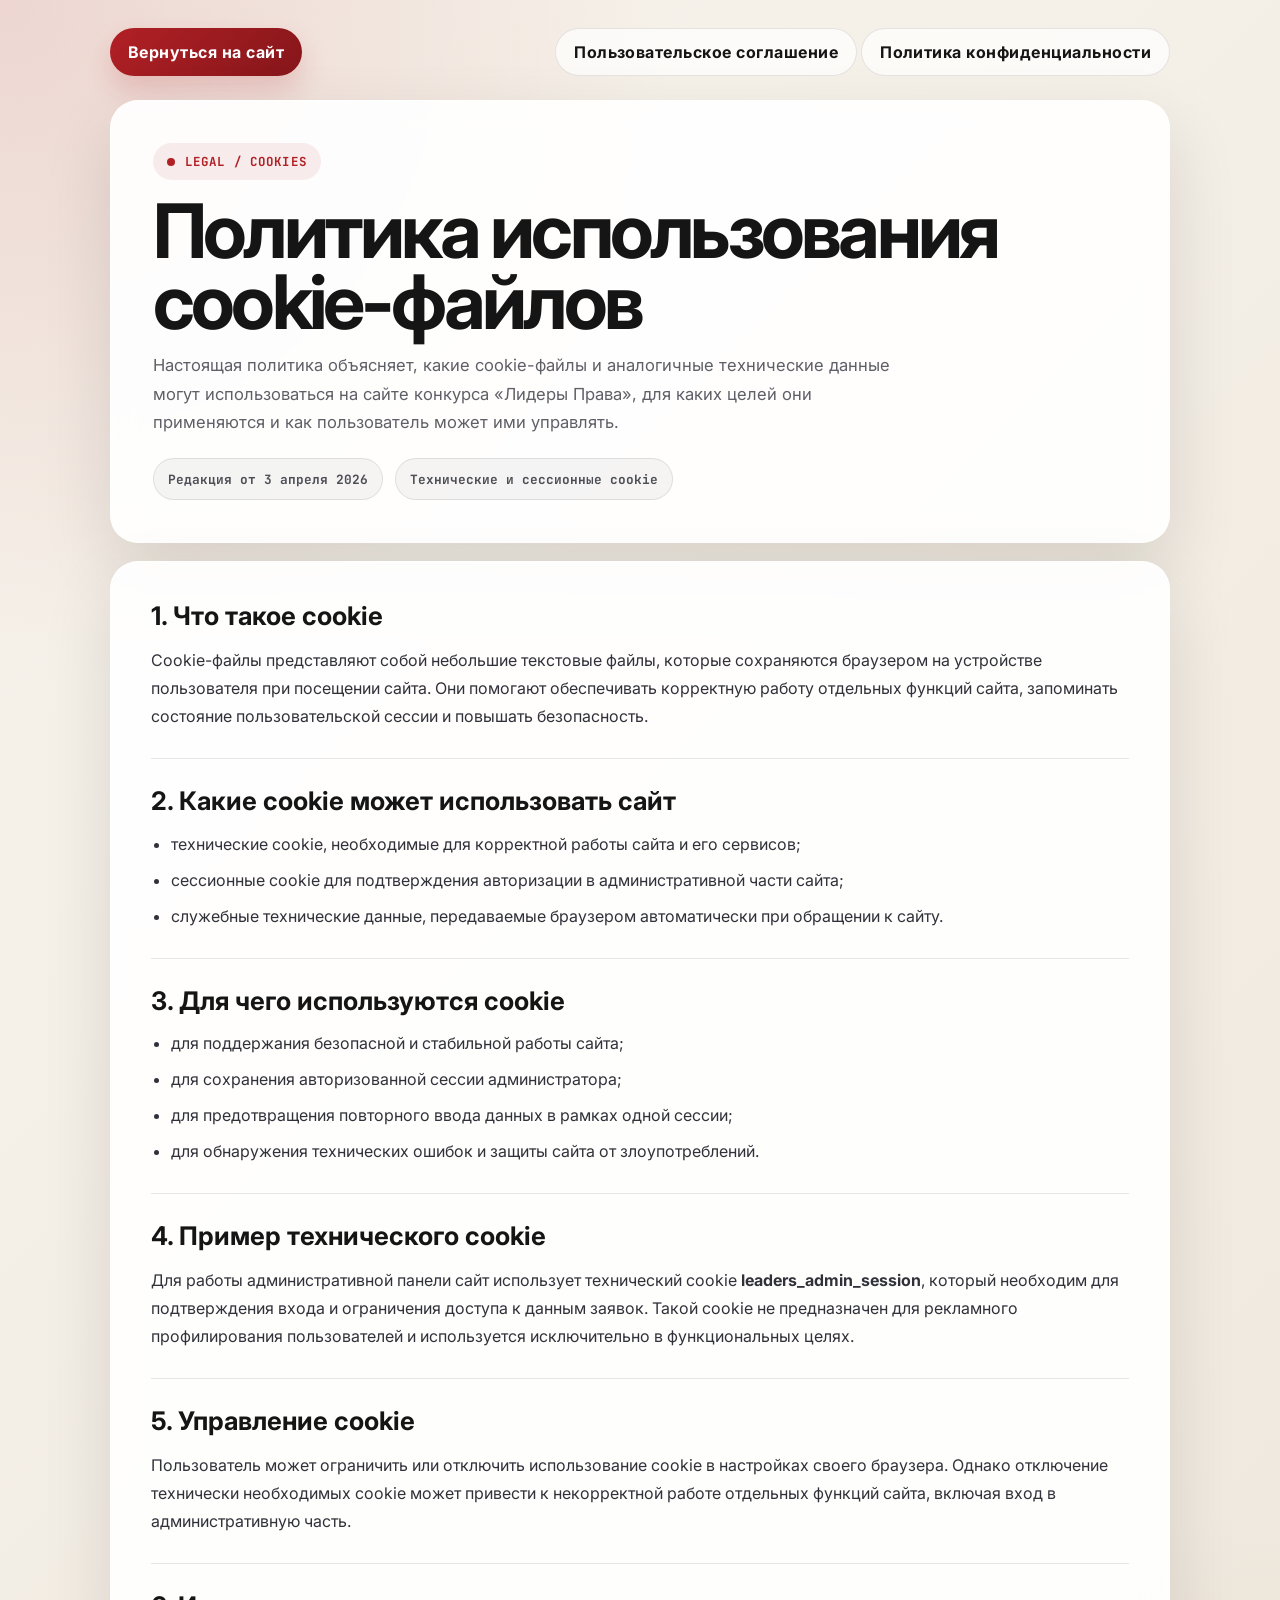
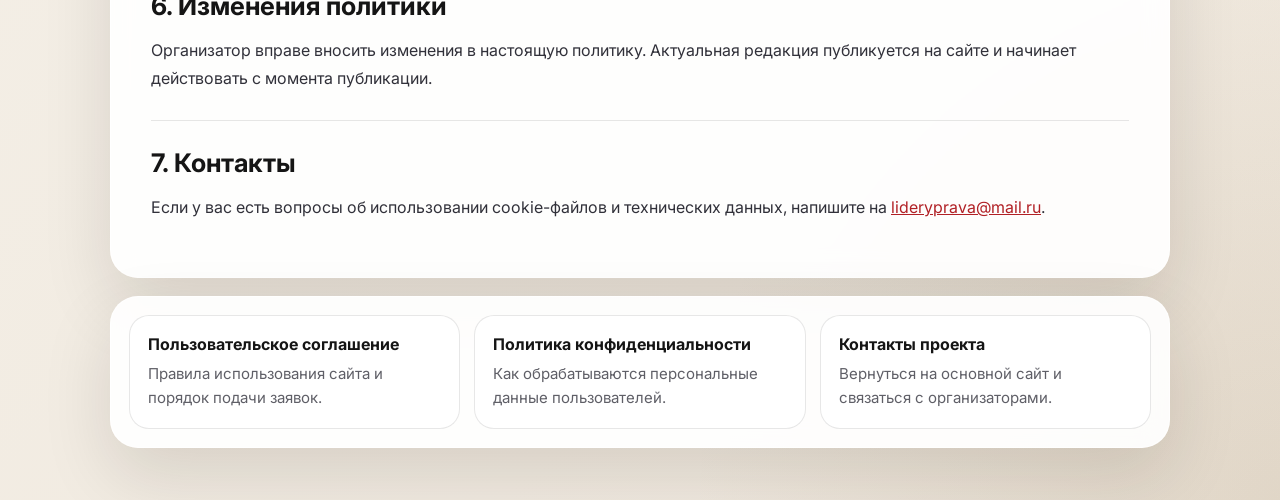
<file: cookies.html>
<!DOCTYPE html>
<html lang="ru">
<head>
    <meta charset="UTF-8">
    <meta name="viewport" content="width=device-width, initial-scale=1.0">
    <title>Лидеры Права | Политика использования cookie-файлов</title>
    <link rel="preconnect" href="https://fonts.googleapis.com">
    <link rel="preconnect" href="https://fonts.gstatic.com" crossorigin>
    <link href="https://fonts.googleapis.com/css2?family=Inter:wght@400;500;700;900&family=JetBrains+Mono:wght@400;700&display=swap" rel="stylesheet">
    <link rel="stylesheet" href="./legal.css">
</head>
<body>
    <main class="page">
        <div class="topbar">
            <a class="back-link" href="./index.html">Вернуться на сайт</a>
            <nav>
                <a class="ghost-link" href="./terms.html">Пользовательское соглашение</a>
                <a class="ghost-link" href="./privacy.html">Политика конфиденциальности</a>
            </nav>
        </div>

        <section class="hero">
            <span class="eyebrow">Legal / Cookies</span>
            <h1>Политика использования cookie-файлов</h1>
            <p>Настоящая политика объясняет, какие cookie-файлы и аналогичные технические данные могут использоваться на сайте конкурса «Лидеры Права», для каких целей они применяются и как пользователь может ими управлять.</p>
            <div class="meta">
                <span>Редакция от 3 апреля 2026</span>
                <span>Технические и сессионные cookie</span>
            </div>
        </section>

        <section class="content">
            <section>
                <h2>1. Что такое cookie</h2>
                <p>Cookie-файлы представляют собой небольшие текстовые файлы, которые сохраняются браузером на устройстве пользователя при посещении сайта. Они помогают обеспечивать корректную работу отдельных функций сайта, запоминать состояние пользовательской сессии и повышать безопасность.</p>
            </section>

            <section>
                <h2>2. Какие cookie может использовать сайт</h2>
                <ul>
                    <li>технические cookie, необходимые для корректной работы сайта и его сервисов;</li>
                    <li>сессионные cookie для подтверждения авторизации в административной части сайта;</li>
                    <li>служебные технические данные, передаваемые браузером автоматически при обращении к сайту.</li>
                </ul>
            </section>

            <section>
                <h2>3. Для чего используются cookie</h2>
                <ul>
                    <li>для поддержания безопасной и стабильной работы сайта;</li>
                    <li>для сохранения авторизованной сессии администратора;</li>
                    <li>для предотвращения повторного ввода данных в рамках одной сессии;</li>
                    <li>для обнаружения технических ошибок и защиты сайта от злоупотреблений.</li>
                </ul>
            </section>

            <section>
                <h2>4. Пример технического cookie</h2>
                <p>Для работы административной панели сайт использует технический cookie <strong>leaders_admin_session</strong>, который необходим для подтверждения входа и ограничения доступа к данным заявок. Такой cookie не предназначен для рекламного профилирования пользователей и используется исключительно в функциональных целях.</p>
            </section>

            <section>
                <h2>5. Управление cookie</h2>
                <p>Пользователь может ограничить или отключить использование cookie в настройках своего браузера. Однако отключение технически необходимых cookie может привести к некорректной работе отдельных функций сайта, включая вход в административную часть.</p>
            </section>

            <section>
                <h2>6. Изменения политики</h2>
                <p>Организатор вправе вносить изменения в настоящую политику. Актуальная редакция публикуется на сайте и начинает действовать с момента публикации.</p>
            </section>

            <section>
                <h2>7. Контакты</h2>
                <p>Если у вас есть вопросы об использовании cookie-файлов и технических данных, напишите на <a href="mailto:lideryprava@mail.ru">lideryprava@mail.ru</a>.</p>
            </section>
        </section>

        <section class="related">
            <a href="./terms.html">
                <strong>Пользовательское соглашение</strong>
                <span>Правила использования сайта и порядок подачи заявок.</span>
            </a>
            <a href="./privacy.html">
                <strong>Политика конфиденциальности</strong>
                <span>Как обрабатываются персональные данные пользователей.</span>
            </a>
            <a href="./index.html#contact">
                <strong>Контакты проекта</strong>
                <span>Вернуться на основной сайт и связаться с организаторами.</span>
            </a>
        </section>
    </main>
</body>
</html>
</file>
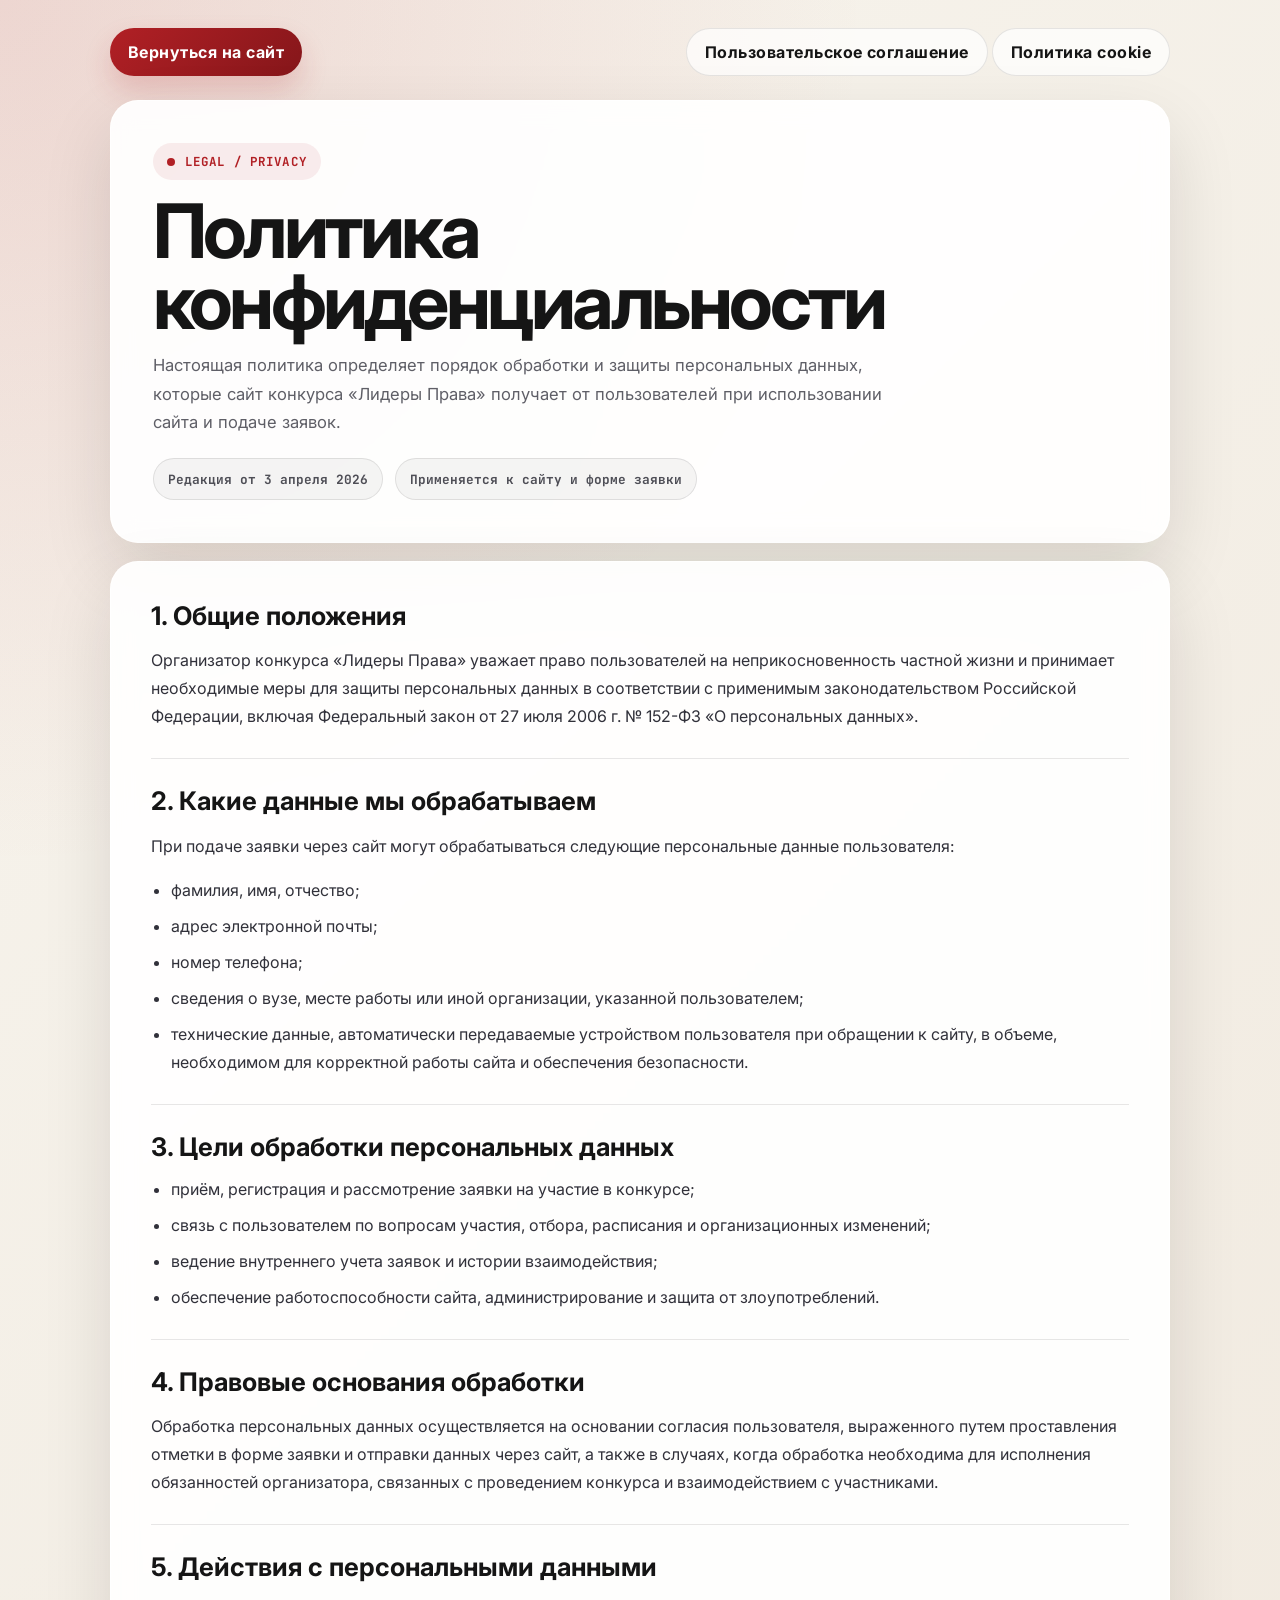
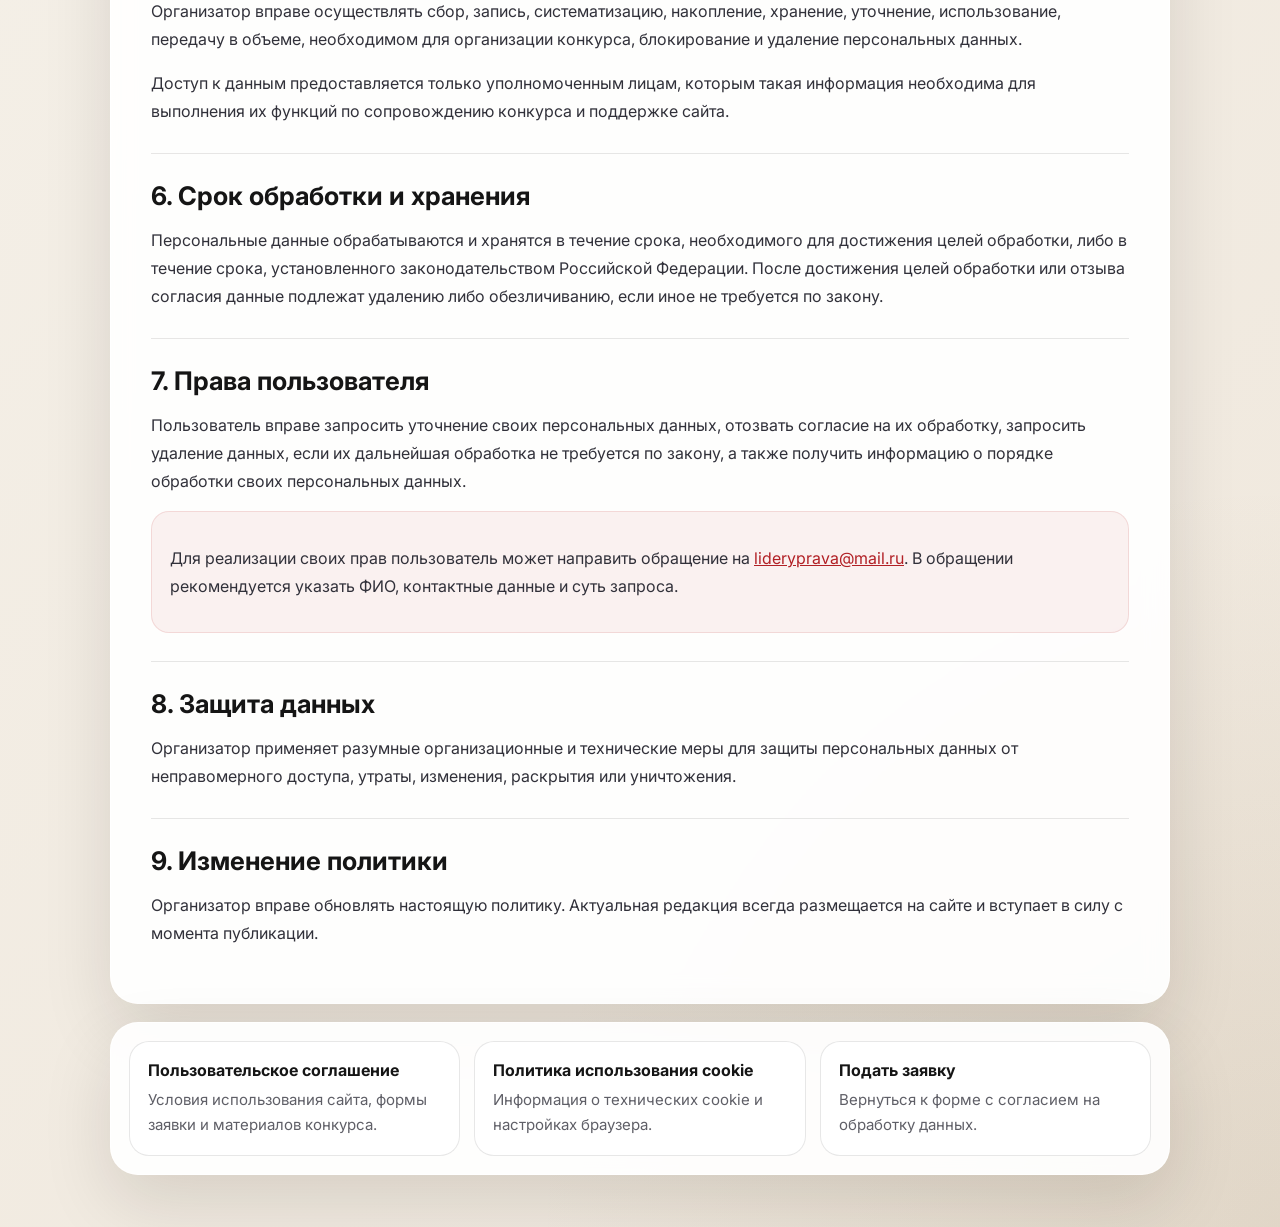
<file: privacy.html>
<!DOCTYPE html>
<html lang="ru">
<head>
    <meta charset="UTF-8">
    <meta name="viewport" content="width=device-width, initial-scale=1.0">
    <title>Лидеры Права | Политика конфиденциальности</title>
    <link rel="preconnect" href="https://fonts.googleapis.com">
    <link rel="preconnect" href="https://fonts.gstatic.com" crossorigin>
    <link href="https://fonts.googleapis.com/css2?family=Inter:wght@400;500;700;900&family=JetBrains+Mono:wght@400;700&display=swap" rel="stylesheet">
    <link rel="stylesheet" href="./legal.css">
</head>
<body>
    <main class="page">
        <div class="topbar">
            <a class="back-link" href="./index.html">Вернуться на сайт</a>
            <nav>
                <a class="ghost-link" href="./terms.html">Пользовательское соглашение</a>
                <a class="ghost-link" href="./cookies.html">Политика cookie</a>
            </nav>
        </div>

        <section class="hero">
            <span class="eyebrow">Legal / Privacy</span>
            <h1>Политика конфиденциальности</h1>
            <p>Настоящая политика определяет порядок обработки и защиты персональных данных, которые сайт конкурса «Лидеры Права» получает от пользователей при использовании сайта и подаче заявок.</p>
            <div class="meta">
                <span>Редакция от 3 апреля 2026</span>
                <span>Применяется к сайту и форме заявки</span>
            </div>
        </section>

        <section class="content">
            <section>
                <h2>1. Общие положения</h2>
                <p>Организатор конкурса «Лидеры Права» уважает право пользователей на неприкосновенность частной жизни и принимает необходимые меры для защиты персональных данных в соответствии с применимым законодательством Российской Федерации, включая Федеральный закон от 27 июля 2006 г. № 152-ФЗ «О персональных данных».</p>
            </section>

            <section>
                <h2>2. Какие данные мы обрабатываем</h2>
                <p>При подаче заявки через сайт могут обрабатываться следующие персональные данные пользователя:</p>
                <ul>
                    <li>фамилия, имя, отчество;</li>
                    <li>адрес электронной почты;</li>
                    <li>номер телефона;</li>
                    <li>сведения о вузе, месте работы или иной организации, указанной пользователем;</li>
                    <li>технические данные, автоматически передаваемые устройством пользователя при обращении к сайту, в объеме, необходимом для корректной работы сайта и обеспечения безопасности.</li>
                </ul>
            </section>

            <section>
                <h2>3. Цели обработки персональных данных</h2>
                <ul>
                    <li>приём, регистрация и рассмотрение заявки на участие в конкурсе;</li>
                    <li>связь с пользователем по вопросам участия, отбора, расписания и организационных изменений;</li>
                    <li>ведение внутреннего учета заявок и истории взаимодействия;</li>
                    <li>обеспечение работоспособности сайта, администрирование и защита от злоупотреблений.</li>
                </ul>
            </section>

            <section>
                <h2>4. Правовые основания обработки</h2>
                <p>Обработка персональных данных осуществляется на основании согласия пользователя, выраженного путем проставления отметки в форме заявки и отправки данных через сайт, а также в случаях, когда обработка необходима для исполнения обязанностей организатора, связанных с проведением конкурса и взаимодействием с участниками.</p>
            </section>

            <section>
                <h2>5. Действия с персональными данными</h2>
                <p>Организатор вправе осуществлять сбор, запись, систематизацию, накопление, хранение, уточнение, использование, передачу в объеме, необходимом для организации конкурса, блокирование и удаление персональных данных.</p>
                <p>Доступ к данным предоставляется только уполномоченным лицам, которым такая информация необходима для выполнения их функций по сопровождению конкурса и поддержке сайта.</p>
            </section>

            <section>
                <h2>6. Срок обработки и хранения</h2>
                <p>Персональные данные обрабатываются и хранятся в течение срока, необходимого для достижения целей обработки, либо в течение срока, установленного законодательством Российской Федерации. После достижения целей обработки или отзыва согласия данные подлежат удалению либо обезличиванию, если иное не требуется по закону.</p>
            </section>

            <section>
                <h2>7. Права пользователя</h2>
                <p>Пользователь вправе запросить уточнение своих персональных данных, отозвать согласие на их обработку, запросить удаление данных, если их дальнейшая обработка не требуется по закону, а также получить информацию о порядке обработки своих персональных данных.</p>
                <div class="note">
                    <p>Для реализации своих прав пользователь может направить обращение на <a href="mailto:lideryprava@mail.ru">lideryprava@mail.ru</a>. В обращении рекомендуется указать ФИО, контактные данные и суть запроса.</p>
                </div>
            </section>

            <section>
                <h2>8. Защита данных</h2>
                <p>Организатор применяет разумные организационные и технические меры для защиты персональных данных от неправомерного доступа, утраты, изменения, раскрытия или уничтожения.</p>
            </section>

            <section>
                <h2>9. Изменение политики</h2>
                <p>Организатор вправе обновлять настоящую политику. Актуальная редакция всегда размещается на сайте и вступает в силу с момента публикации.</p>
            </section>
        </section>

        <section class="related">
            <a href="./terms.html">
                <strong>Пользовательское соглашение</strong>
                <span>Условия использования сайта, формы заявки и материалов конкурса.</span>
            </a>
            <a href="./cookies.html">
                <strong>Политика использования cookie</strong>
                <span>Информация о технических cookie и настройках браузера.</span>
            </a>
            <a href="./index.html#apply">
                <strong>Подать заявку</strong>
                <span>Вернуться к форме с согласием на обработку данных.</span>
            </a>
        </section>
    </main>
</body>
</html>
</file>
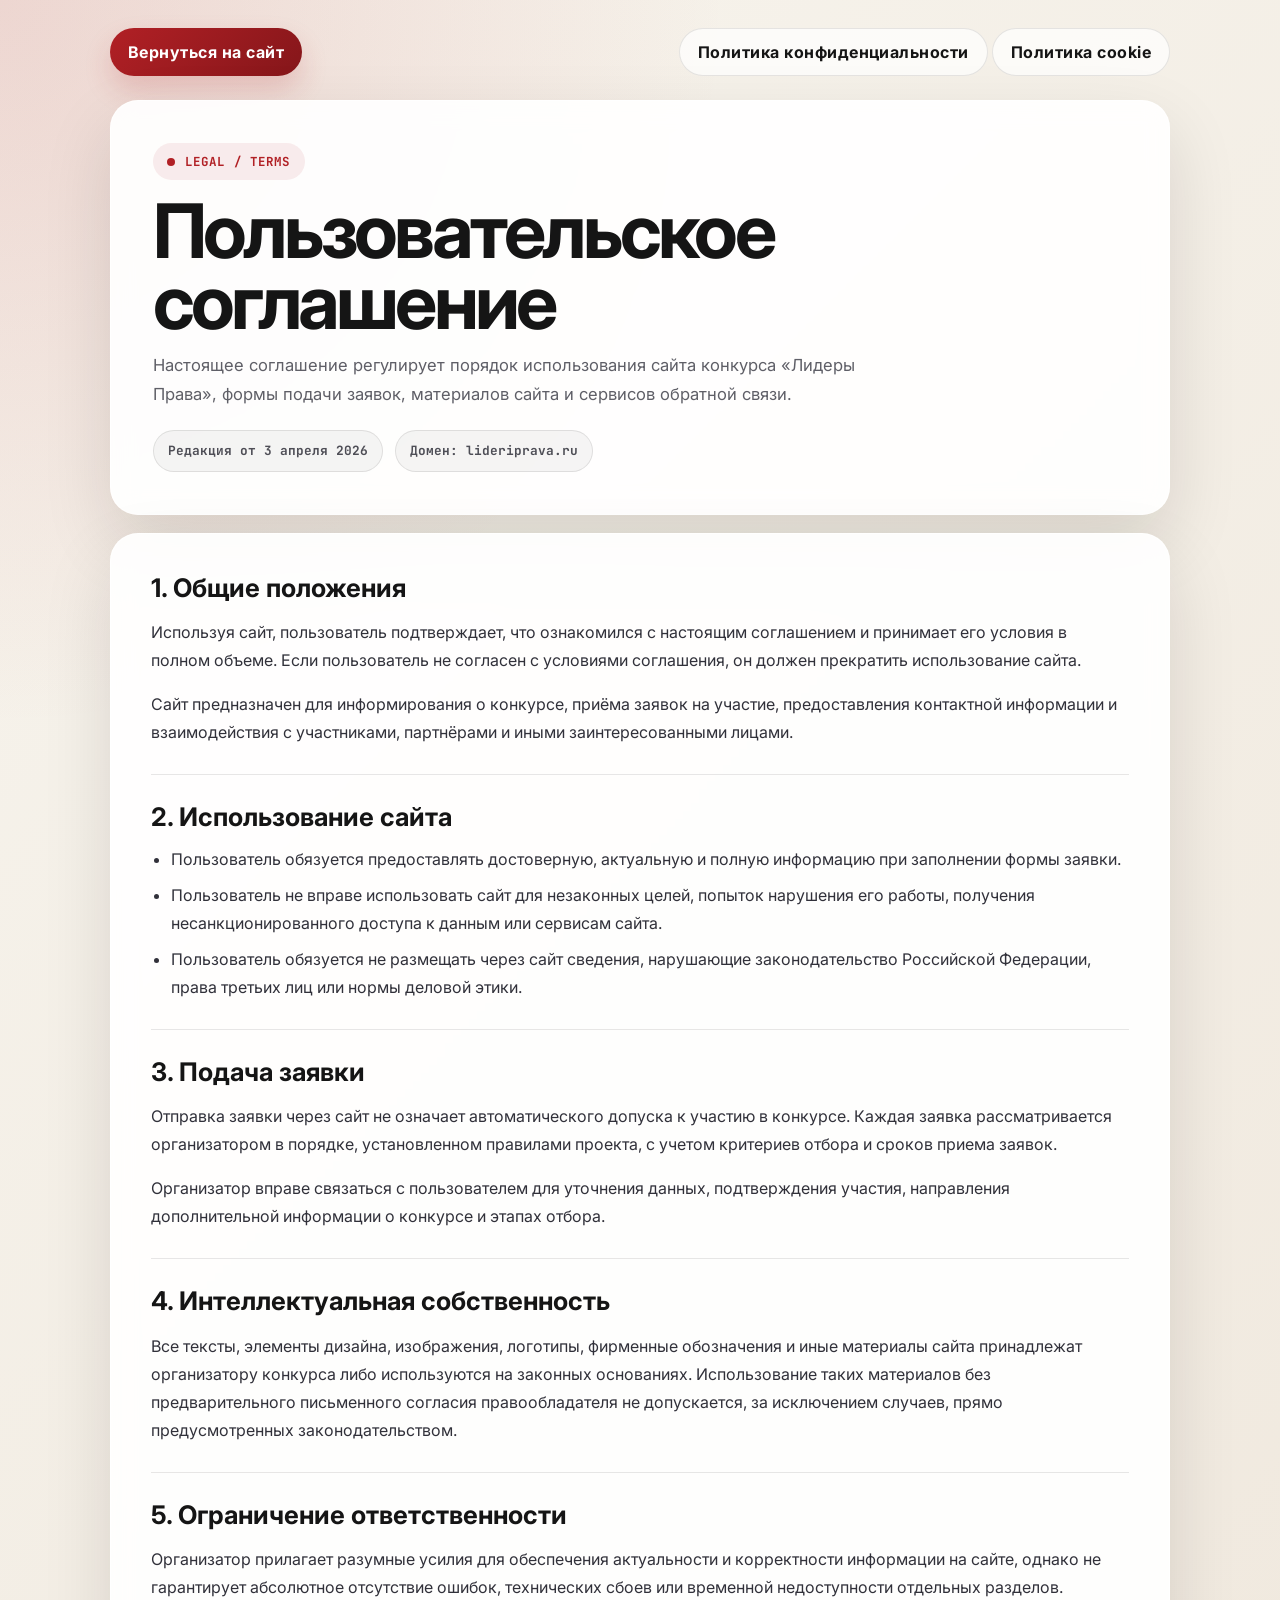
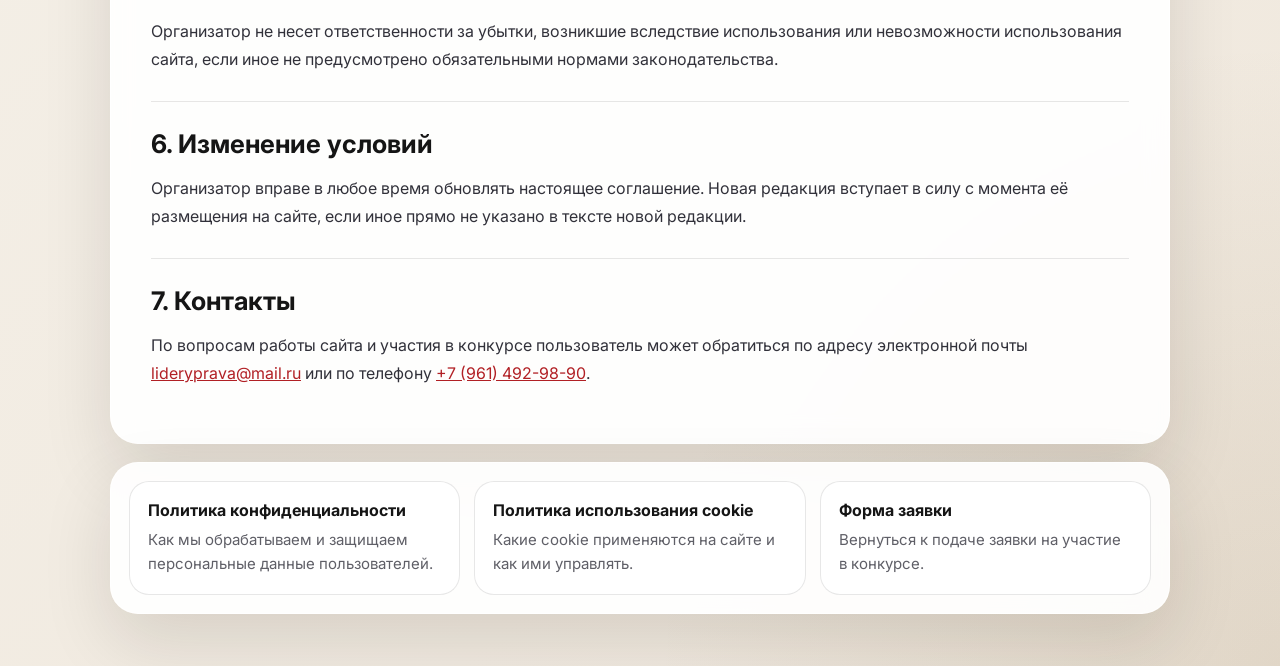
<file: terms.html>
<!DOCTYPE html>
<html lang="ru">
<head>
    <meta charset="UTF-8">
    <meta name="viewport" content="width=device-width, initial-scale=1.0">
    <title>Лидеры Права | Пользовательское соглашение</title>
    <link rel="preconnect" href="https://fonts.googleapis.com">
    <link rel="preconnect" href="https://fonts.gstatic.com" crossorigin>
    <link href="https://fonts.googleapis.com/css2?family=Inter:wght@400;500;700;900&family=JetBrains+Mono:wght@400;700&display=swap" rel="stylesheet">
    <link rel="stylesheet" href="./legal.css">
</head>
<body>
    <main class="page">
        <div class="topbar">
            <a class="back-link" href="./index.html">Вернуться на сайт</a>
            <nav>
                <a class="ghost-link" href="./privacy.html">Политика конфиденциальности</a>
                <a class="ghost-link" href="./cookies.html">Политика cookie</a>
            </nav>
        </div>

        <section class="hero">
            <span class="eyebrow">Legal / Terms</span>
            <h1>Пользовательское соглашение</h1>
            <p>Настоящее соглашение регулирует порядок использования сайта конкурса «Лидеры Права», формы подачи заявок, материалов сайта и сервисов обратной связи.</p>
            <div class="meta">
                <span>Редакция от 3 апреля 2026</span>
                <span>Домен: lideriprava.ru</span>
            </div>
        </section>

        <section class="content">
            <section>
                <h2>1. Общие положения</h2>
                <p>Используя сайт, пользователь подтверждает, что ознакомился с настоящим соглашением и принимает его условия в полном объеме. Если пользователь не согласен с условиями соглашения, он должен прекратить использование сайта.</p>
                <p>Сайт предназначен для информирования о конкурсе, приёма заявок на участие, предоставления контактной информации и взаимодействия с участниками, партнёрами и иными заинтересованными лицами.</p>
            </section>

            <section>
                <h2>2. Использование сайта</h2>
                <ul>
                    <li>Пользователь обязуется предоставлять достоверную, актуальную и полную информацию при заполнении формы заявки.</li>
                    <li>Пользователь не вправе использовать сайт для незаконных целей, попыток нарушения его работы, получения несанкционированного доступа к данным или сервисам сайта.</li>
                    <li>Пользователь обязуется не размещать через сайт сведения, нарушающие законодательство Российской Федерации, права третьих лиц или нормы деловой этики.</li>
                </ul>
            </section>

            <section>
                <h2>3. Подача заявки</h2>
                <p>Отправка заявки через сайт не означает автоматического допуска к участию в конкурсе. Каждая заявка рассматривается организатором в порядке, установленном правилами проекта, с учетом критериев отбора и сроков приема заявок.</p>
                <p>Организатор вправе связаться с пользователем для уточнения данных, подтверждения участия, направления дополнительной информации о конкурсе и этапах отбора.</p>
            </section>

            <section>
                <h2>4. Интеллектуальная собственность</h2>
                <p>Все тексты, элементы дизайна, изображения, логотипы, фирменные обозначения и иные материалы сайта принадлежат организатору конкурса либо используются на законных основаниях. Использование таких материалов без предварительного письменного согласия правообладателя не допускается, за исключением случаев, прямо предусмотренных законодательством.</p>
            </section>

            <section>
                <h2>5. Ограничение ответственности</h2>
                <p>Организатор прилагает разумные усилия для обеспечения актуальности и корректности информации на сайте, однако не гарантирует абсолютное отсутствие ошибок, технических сбоев или временной недоступности отдельных разделов.</p>
                <p>Организатор не несет ответственности за убытки, возникшие вследствие использования или невозможности использования сайта, если иное не предусмотрено обязательными нормами законодательства.</p>
            </section>

            <section>
                <h2>6. Изменение условий</h2>
                <p>Организатор вправе в любое время обновлять настоящее соглашение. Новая редакция вступает в силу с момента её размещения на сайте, если иное прямо не указано в тексте новой редакции.</p>
            </section>

            <section>
                <h2>7. Контакты</h2>
                <p>По вопросам работы сайта и участия в конкурсе пользователь может обратиться по адресу электронной почты <a href="mailto:lideryprava@mail.ru">lideryprava@mail.ru</a> или по телефону <a href="tel:+79614929890">+7 (961) 492-98-90</a>.</p>
            </section>
        </section>

        <section class="related">
            <a href="./privacy.html">
                <strong>Политика конфиденциальности</strong>
                <span>Как мы обрабатываем и защищаем персональные данные пользователей.</span>
            </a>
            <a href="./cookies.html">
                <strong>Политика использования cookie</strong>
                <span>Какие cookie применяются на сайте и как ими управлять.</span>
            </a>
            <a href="./index.html#apply">
                <strong>Форма заявки</strong>
                <span>Вернуться к подаче заявки на участие в конкурсе.</span>
            </a>
        </section>
    </main>
</body>
</html>
</file>
<file: legal.css>
:root {
    --bg: #f5f4f1;
    --panel: rgba(255, 255, 255, 0.92);
    --panel-strong: #ffffff;
    --text: #151515;
    --muted: #5f5f67;
    --line: rgba(21, 21, 21, 0.1);
    --accent: #b12025;
    --accent-dark: #85161a;
    --radius: 28px;
    --shadow: 0 28px 70px rgba(27, 18, 12, 0.12);
    --mono: "JetBrains Mono", "SFMono-Regular", monospace;
    --sans: "Inter", "Segoe UI", sans-serif;
}

* {
    box-sizing: border-box;
}

html {
    scroll-behavior: smooth;
}

body {
    margin: 0;
    min-height: 100vh;
    font-family: var(--sans);
    color: var(--text);
    background:
        radial-gradient(circle at top left, rgba(177, 32, 37, 0.14), transparent 28%),
        radial-gradient(circle at bottom right, rgba(120, 92, 48, 0.12), transparent 24%),
        linear-gradient(135deg, #f7f4ed 0%, #efe7dc 100%);
}

a {
    color: var(--accent);
}

.page {
    max-width: 1100px;
    margin: 0 auto;
    padding: 28px 20px 52px;
}

.topbar {
    display: flex;
    align-items: center;
    justify-content: space-between;
    gap: 16px;
    margin-bottom: 24px;
}

.back-link,
.ghost-link {
    display: inline-flex;
    align-items: center;
    justify-content: center;
    min-height: 48px;
    padding: 0 18px;
    border-radius: 999px;
    text-decoration: none;
    font-weight: 700;
    letter-spacing: 0.03em;
    transition: transform 0.2s ease, background-color 0.2s ease, color 0.2s ease;
}

.back-link {
    background: linear-gradient(135deg, var(--accent) 0%, var(--accent-dark) 100%);
    color: #fff;
    box-shadow: 0 14px 28px rgba(177, 32, 37, 0.18);
}

.ghost-link {
    background: rgba(255, 255, 255, 0.7);
    border: 1px solid var(--line);
    color: var(--text);
}

.back-link:hover,
.ghost-link:hover {
    transform: translateY(-1px);
}

.hero,
.content,
.related {
    background: var(--panel);
    border: 1px solid rgba(255, 255, 255, 0.7);
    backdrop-filter: blur(12px);
    box-shadow: var(--shadow);
    border-radius: var(--radius);
}

.hero {
    padding: clamp(24px, 5vw, 42px);
    margin-bottom: 18px;
}

.eyebrow {
    display: inline-flex;
    align-items: center;
    gap: 10px;
    margin-bottom: 16px;
    padding: 10px 14px;
    border-radius: 999px;
    background: rgba(177, 32, 37, 0.08);
    color: var(--accent);
    font-family: var(--mono);
    font-size: 0.78rem;
    font-weight: 700;
    letter-spacing: 0.09em;
    text-transform: uppercase;
}

.eyebrow::before {
    content: "";
    width: 8px;
    height: 8px;
    border-radius: 50%;
    background: var(--accent);
}

h1 {
    margin: 0 0 14px;
    font-size: clamp(2.5rem, 6vw, 4.7rem);
    line-height: 0.94;
    letter-spacing: -0.05em;
}

.hero p {
    max-width: 760px;
    margin: 0;
    color: var(--muted);
    font-size: 1.04rem;
    line-height: 1.7;
}

.meta {
    display: flex;
    flex-wrap: wrap;
    gap: 12px;
    margin-top: 22px;
}

.meta span {
    display: inline-flex;
    align-items: center;
    min-height: 42px;
    padding: 0 14px;
    border-radius: 999px;
    background: rgba(21, 21, 21, 0.04);
    border: 1px solid var(--line);
    color: #4e4e56;
    font-family: var(--mono);
    font-size: 0.8rem;
    font-weight: 700;
}

.content {
    padding: clamp(24px, 4vw, 40px);
}

.content section + section {
    margin-top: 28px;
    padding-top: 28px;
    border-top: 1px solid var(--line);
}

h2 {
    margin: 0 0 14px;
    font-size: clamp(1.45rem, 2vw, 1.9rem);
    line-height: 1.1;
}

p,
li {
    color: #31313a;
    font-size: 1rem;
    line-height: 1.75;
}

ul,
ol {
    margin: 12px 0 0;
    padding-left: 20px;
}

li + li {
    margin-top: 8px;
}

.note {
    padding: 16px 18px;
    border-radius: 18px;
    background: rgba(177, 32, 37, 0.06);
    border: 1px solid rgba(177, 32, 37, 0.12);
}

.related {
    display: grid;
    grid-template-columns: repeat(3, minmax(0, 1fr));
    gap: 14px;
    margin-top: 18px;
    padding: 18px;
}

.related a {
    display: block;
    padding: 18px;
    border-radius: 20px;
    background: rgba(255, 255, 255, 0.84);
    border: 1px solid var(--line);
    color: var(--text);
    text-decoration: none;
    transition: transform 0.2s ease, border-color 0.2s ease, color 0.2s ease;
}

.related a strong {
    display: block;
    margin-bottom: 8px;
    font-size: 1rem;
}

.related a span {
    color: var(--muted);
    font-size: 0.94rem;
    line-height: 1.6;
}

.related a:hover {
    transform: translateY(-2px);
    color: var(--accent);
    border-color: rgba(177, 32, 37, 0.22);
}

@media (max-width: 820px) {
    .topbar {
        flex-direction: column;
        align-items: stretch;
    }

    .topbar nav {
        display: grid;
        gap: 10px;
    }

    .related {
        grid-template-columns: 1fr;
    }
}
</file>
